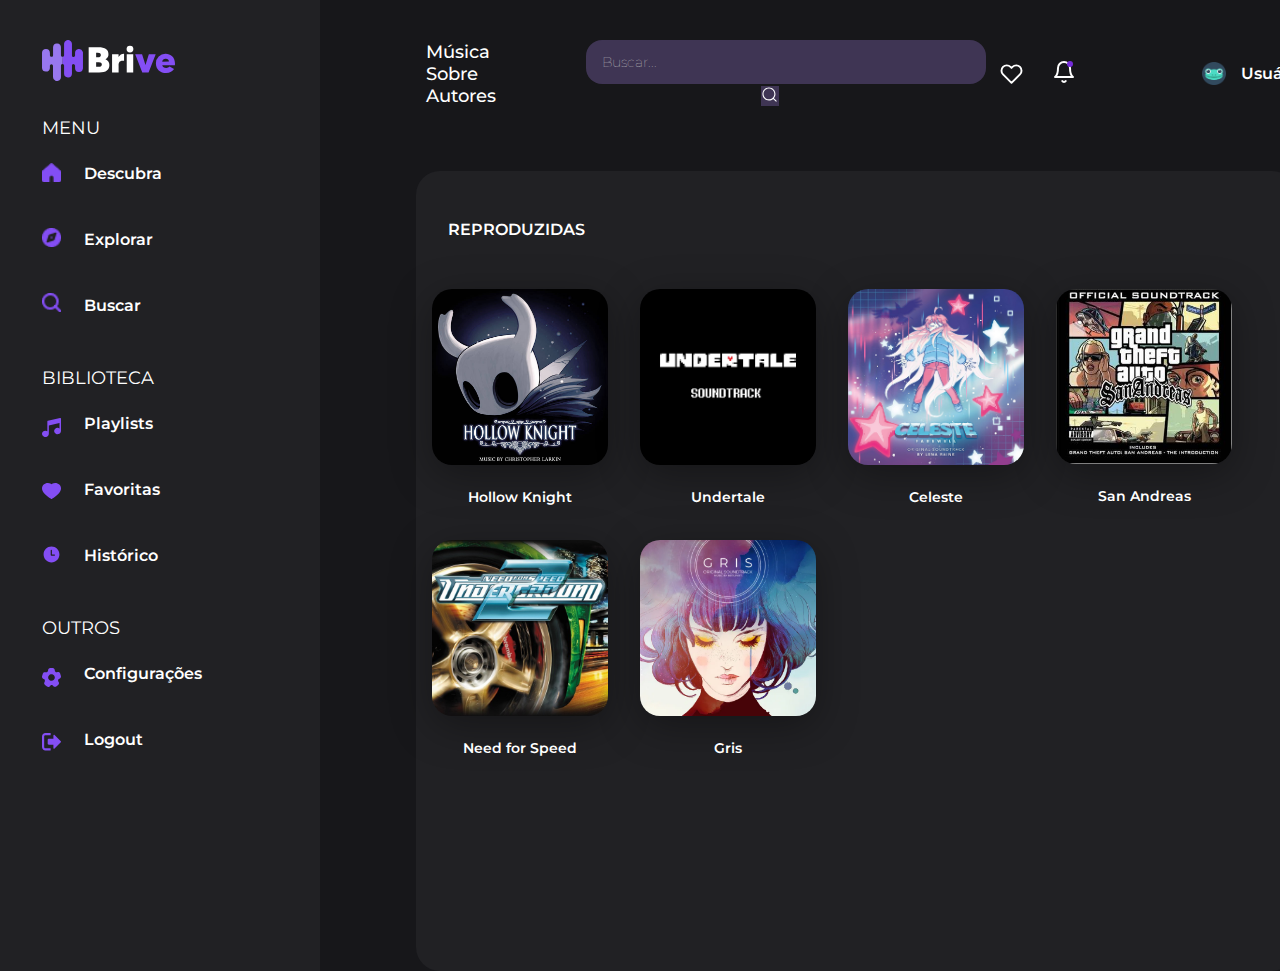
<file: src/assets/routes/historico.html>
<!DOCTYPE html>
<html lang="pt-BR">
<head>
    <meta charset="UTF-8">
    <meta http-equiv="X-UA-Compatible" content="IE=edge">
    <meta name="viewport" content="width=device-width, initial-scale=1.0">
    <meta name="description" content="O melhor site de streming de musica">
    <link rel="apple-touch-icon" sizes="180x180" href="/src/assets/img/login/icon/apple-touch-icon.png">
    <link rel="icon" type="image/png" sizes="32x32" href="/src/assets/img/login/icon/favicon-32x32.png">
    <link rel="icon" type="image/png" sizes="16x16" href="/src/assets/img/login/icon/favicon-16x16.png">
    <link rel="stylesheet" href="/src/assets/css/player/player.css">
    <link rel="stylesheet" href="/src/assets/css/home/nav.css">
    <link rel="stylesheet" href="../css/home/componentesDoMain.css">
    <link rel="stylesheet" href="../css/home/topBar.css">
    <link rel="stylesheet" href="../css/home/heart.css">
    <link rel="stylesheet" href="../css/historico/main.css">
    <link rel="preconnect" href="https://fonts.googleapis.com">
    <link rel="preconnect" href="https://fonts.gstatic.com" crossorigin>
    <link href="https://fonts.googleapis.com/css2?family=Montserrat&display=swap" rel="stylesheet">
    <link rel="stylesheet" href="../css/home/novidades.css">
    <link rel="preconnect" href="https://fonts.googleapis.com">
    <link rel="preconnect" href="https://fonts.gstatic.com" crossorigin>
    <link href="https://fonts.googleapis.com/css2?family=Montserrat&display=swap" rel="stylesheet">

    <title>Brive</title>
</head>
<body>
    <header>
        
        
        <section class="cabecalho">
          <div class="topBar-links">
            <a class="topBar-textoLink" href="">Música</a>
            <a class="topBar-textoLink" href="/src/assets/routes/sobre.html">Sobre</a>
            <a class="topBar-textoLink" href="">Autores</a>
          </div>
          <div class="search">
            <input type="text" class="search__input" placeholder="Buscar...">
            <button class="search__button">
                <svg class="search__icon" aria-hidden="true" viewBox="0 0 24 24">
                    <g>
                        <path d="M21.53 20.47l-3.66-3.66C19.195 15.24 20 13.214 20 11c0-4.97-4.03-9-9-9s-9 4.03-9 9 4.03 9 9 9c2.215 0 4.24-.804 5.808-2.13l3.66 3.66c.147.146.34.22.53.22s.385-.073.53-.22c.295-.293.295-.767.002-1.06zM3.5 11c0-4.135 3.365-7.5 7.5-7.5s7.5 3.365 7.5 7.5-3.365 7.5-7.5 7.5-7.5-3.365-7.5-7.5z"></path>
                    </g>
                </svg>
            </button>
        </div>
        <div class="icons">
          <div class="heart">
            <input class="intHeart" type="checkbox"  id="favorite" name="favorite-checkbox" value="favorite-button">
          <label for="favorite" class="lbHeart">
            <svg xmlns="http://www.w3.org/2000/svg" width="24" height="24" viewBox="0 0 24 24" fill="none" stroke="currentColor" stroke-width="2" stroke-linecap="round" stroke-linejoin="round" class="feather feather-heart"><path d="M20.84 4.61a5.5 5.5 0 0 0-7.78 0L12 5.67l-1.06-1.06a5.5 5.5 0 0 0-7.78 7.78l1.06 1.06L12 21.23l7.78-7.78 1.06-1.06a5.5 5.5 0 0 0 0-7.78z"></path></svg>
          </label>
          </div>
          <div class="cont-noti">
            <svg class="noti" width="20" height="22" viewBox="0 0 20 22" fill="none" xmlns="http://www.w3.org/2000/svg">
              <path d="M16 7C16 5.4087 15.3679 3.88258 14.2426 2.75736C13.1174 1.63214 11.5913 1 10 1C8.4087 1 6.88258 1.63214 5.75736 2.75736C4.63214 3.88258 4 5.4087 4 7C4 14 1 16 1 16H19C19 16 16 14 16 7Z" stroke="white" stroke-width="2" stroke-linecap="round" stroke-linejoin="round"/>
              <path d="M11.73 20C11.5542 20.3031 11.3019 20.5547 10.9982 20.7295C10.6946 20.9044 10.3504 20.9965 10 20.9965C9.64964 20.9965 9.30541 20.9044 9.00179 20.7295C8.69818 20.5547 8.44583 20.3031 8.27002 20" stroke="white" stroke-width="2" stroke-linecap="round" stroke-linejoin="round"/>
              <circle cx="16" cy="3" r="3" fill="#742BD9"/>
              </svg>
          </div>
        </div>
        
            <div class="user-cabecalho">
              <img class="cabecalho-icone" src="../img/home/ra 1.png" alt="">
              <p id="usuario" class="cabecalho-nick">Usuário</p>
            </div>
        </section>
        
        <section class="bar-principal">
          <div class="nav-direita-menu">
              <img class="nav-direita-logo" src="../img/home/logo brive.svg" alt="">
              <nav class="nav-direita-menuContainer">
                  <h3 class="nav-direita-menu-texto">Menu</h3>
                  
                  <div class="bar-principal-icons">
                    <img src="../img/home/home.png" alt="">
                    <img  src="../img/home/navegar.png" alt="">
                    <img src="../img/home/buscar.png" alt="">
                  </div>
                  <a class="nav-direita-menu-link" href="/src/assets/routes/home.html">Descubra</a>
                  <a class="nav-direita-menu-link" href="">Explorar</a>
                  <a class="nav-direita-menu-link" href="">Buscar</a>
              </nav>
          </div>
          <div class="nav-direita">
              <nav class="nav-direita-biblioteca">
                <div class="bar-principal-icons">
                  <img src="../img/home/playlist.svg" alt="">
                  <img src="../img/home/favoritos.svg" alt="">
                  <img src="../img/home/icons8-clock.svg" alt="">
                </div>
                  <h3 class="nav-direita-menu-texto">Biblioteca</h3>
                  <a class="nav-direita-menu-link" href="">Playlists</a>
                  <a class="nav-direita-menu-link" href="">Favoritas</a>
                  <a class="nav-direita-menu-link" href="/src/assets/routes/historico.html">Histórico</a>
              </nav>
          </div>
          <div class="nav-direita">
            
              <nav class="nav-direita-menu">
                 
              </nav>
          </div>
          <div class="nav-direita-outros">
              <nav class="nav-direita-outros">
                  <h3 class="nav-direita-menu-texto">Outros</h3>
                  <div class="bar-principal-icons">
                    <img src="../img/home/config.svg" alt="">
                    <img  src="../img/home/exit.svg" alt="">
                  </div>
                  <a class="nav-direita-menu-link" href="">Configurações</a>
                  <a class="nav-direita-menu-link" href="/index.html">Logout</a>
              </nav>
          </div>
      </section>
    </header>

    
    <main class="componentes_main">
            <section class="main-playlist">
            
            <p class="main-playlist-textPrincipal">Reproduzidas</p>
            <div class="main-album">
                <div class="main-album-msc">
                <img class="img-playlist" id="img-album" src="/src/assets/img/player/albumbg/hollowknight.jpg" alt="">
                <p class="nome-msc">Hollow Knight</p>
                </div>
                <div class="main-album-msc">
                <img class="img-playlist" id="img-album" src="/src/assets/img/player/albumbg/undertale.webp" alt="">
                <p class="nome-msc">Undertale</p>
                </div>
                <div class="main-album-msc">
                <img class="img-playlist" id="img-album" src="/src/assets/img/player/albumbg/celeste.jpg" alt="">
                <p class="nome-msc">Celeste</p>
                </div>
                <div class="main-album-msc">
                <img class="img-playlist" id="img-album" src="/src/assets/img/player/albumbg/GTA_San_Andreas_trilha_sonora.jpg" alt="">
                <p class="nome-msc">San Andreas</p>
                </div>
                <div class="main-album-msc">
                <img class="img-playlist" id="img-album" src="/src/assets/img/player/albumbg/NFS Underground 2.jpg" alt="">
                <p class="nome-msc">Need for Speed</p>
                </div>
                <div class="main-album-msc">
                <img class="img-playlist" id="img-album" src="/src/assets/img/player/albumbg/berlinist-gris-Cover-Art.webp" alt="">
                <p class="nome-msc">Gris</p>
                </div>
            </div>

            
            </section>
        <section class="main-player">
          <div class="container">
              <div class="player">
                <div class="contentWrapper">
                  <div class="musicSwitch">
                    <div class="button _prev" id="prev"></div>
                    <div class="button _next" id="next"></div>
                  </div>
                  <div id="jsAlbum">
                    <div class="album _play">
                      <div class="album__internal"></div>
                    </div>
                  </div>
                  <div class="musicInfo">
                    <h1 class="musicInfo__name"></h1>
                    <h2 class="musicInfo__author"></h2>
                  </div>
                  <div class="musicTime">
                    <p class="musicTime__current">00:00</p>
                    <p class="musicTime__last">05:01</p>
                  </div>
                  <div class="musicBar" id="progress">
                    <div class="musicBar__length" id="length">
                      <div class="button musicBar__circle">
                        <div class="musicBar__circlePoint"></div>
                      </div>
                    </div>
                  </div>
                  <div class="musicOrder">
                    <div class="musicOrder__loop _loop" id="loop"></div>
                    <div class="musicOrder__shuffle" id="shuffle"></div>
                  </div>
                  <div class="musicControl">
                    <div class="button musicControl__backward" id="backward"></div>
                    <div class="button musicControl__play _play" id="play"></div>
                    <div class="button musicControl__forward" id="forward"></div>
                  </div>
                </div>
              </div>
            </div>
    </main>
   
        
  </section>
    <script src="/src/assets/js/player.js"></script>
</body>
</html>
</file>
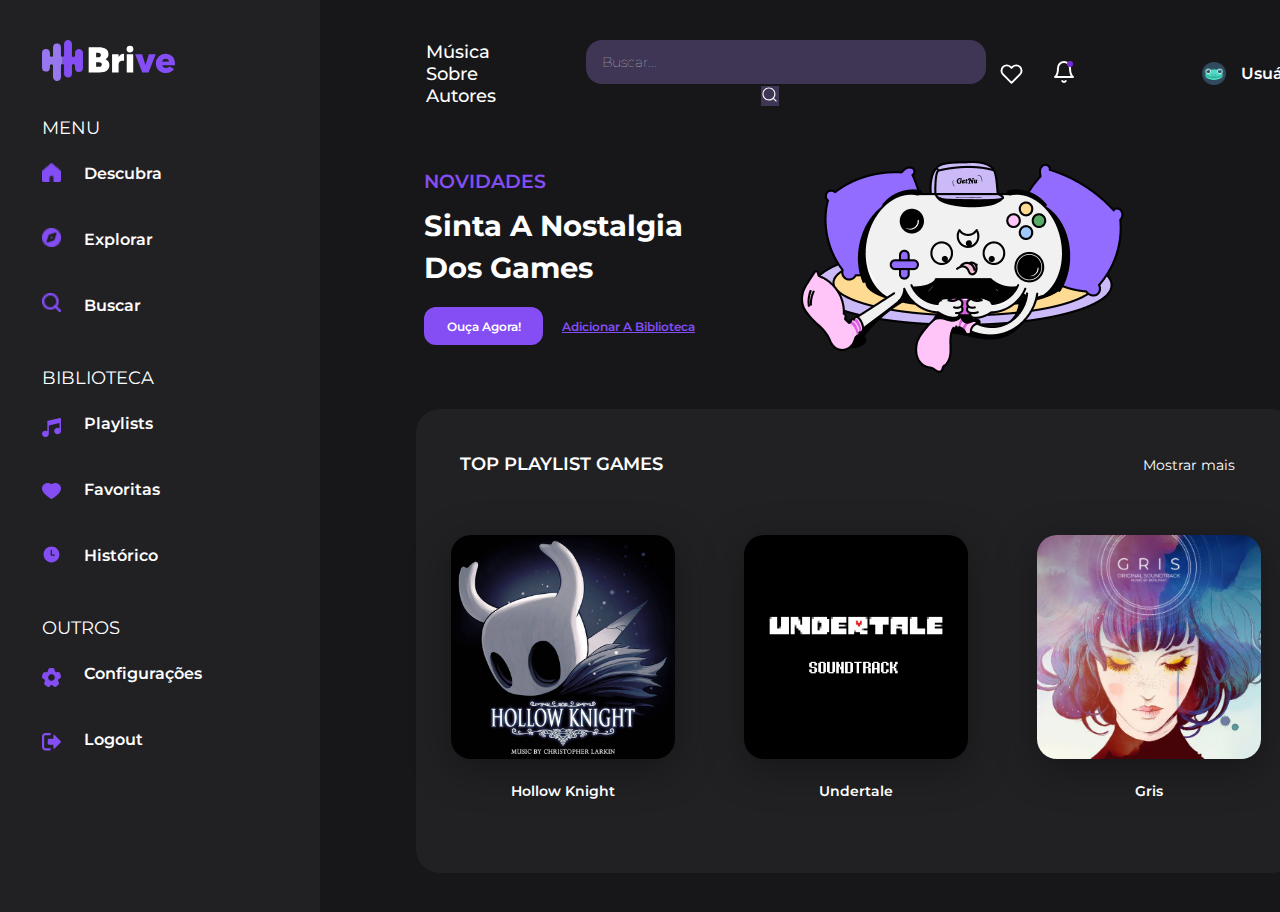
<file: src/assets/routes/home.html>
<!DOCTYPE html>
<html lang="pt-BR">
<head>
    <meta charset="UTF-8">
    <meta http-equiv="X-UA-Compatible" content="IE=edge">
    <meta name="viewport" content="width=device-width, initial-scale=1.0">
    <meta name="description" content="O melhor site de streming de musica">
    <link rel="apple-touch-icon" sizes="180x180" href="/src/assets/img/login/icon/apple-touch-icon.png">
    <link rel="icon" type="image/png" sizes="32x32" href="/src/assets/img/login/icon/favicon-32x32.png">
    <link rel="icon" type="image/png" sizes="16x16" href="/src/assets/img/login/icon/favicon-16x16.png">
    <link rel="stylesheet" href="/src/assets/css/player/player.css">
    <link rel="stylesheet" href="/src/assets/css/home/nav.css">
    <link rel="stylesheet" href="../css/home/componentesDoMain.css">
    <link rel="stylesheet" href="../css/home/topBar.css">
    <link rel="stylesheet" href="../css/home/heart.css">
    <link rel="stylesheet" href="../css/home/playlist.css">
    <link rel="preconnect" href="https://fonts.googleapis.com">
    <link rel="preconnect" href="https://fonts.gstatic.com" crossorigin>
    <link href="https://fonts.googleapis.com/css2?family=Montserrat&display=swap" rel="stylesheet">
    <link rel="stylesheet" href="../css/home/novidades.css">
    <link rel="preconnect" href="https://fonts.googleapis.com">
    <link rel="preconnect" href="https://fonts.gstatic.com" crossorigin>
    <link href="https://fonts.googleapis.com/css2?family=Montserrat&display=swap" rel="stylesheet">

    <title>Brive</title>
</head>
<body>
    <header>
        
        
        <section class="cabecalho">
          <div class="topBar-links">
            <a class="topBar-textoLink" href="">Música</a>
            <a class="topBar-textoLink" href="/src/assets/routes/sobre.html">Sobre</a>
            <a class="topBar-textoLink" href="">Autores</a>
          </div>
          <div class="search">
            <input type="text" class="search__input" placeholder="Buscar...">
            <button class="search__button">
                <svg class="search__icon" aria-hidden="true" viewBox="0 0 24 24">
                    <g>
                        <path d="M21.53 20.47l-3.66-3.66C19.195 15.24 20 13.214 20 11c0-4.97-4.03-9-9-9s-9 4.03-9 9 4.03 9 9 9c2.215 0 4.24-.804 5.808-2.13l3.66 3.66c.147.146.34.22.53.22s.385-.073.53-.22c.295-.293.295-.767.002-1.06zM3.5 11c0-4.135 3.365-7.5 7.5-7.5s7.5 3.365 7.5 7.5-3.365 7.5-7.5 7.5-7.5-3.365-7.5-7.5z"></path>
                    </g>
                </svg>
            </button>
        </div>
        <div class="icons">
          <div class="heart">
            <input class="intHeart" type="checkbox"  id="favorite" name="favorite-checkbox" value="favorite-button">
          <label for="favorite" class="lbHeart">
            <svg xmlns="http://www.w3.org/2000/svg" width="24" height="24" viewBox="0 0 24 24" fill="none" stroke="currentColor" stroke-width="2" stroke-linecap="round" stroke-linejoin="round" class="feather feather-heart"><path d="M20.84 4.61a5.5 5.5 0 0 0-7.78 0L12 5.67l-1.06-1.06a5.5 5.5 0 0 0-7.78 7.78l1.06 1.06L12 21.23l7.78-7.78 1.06-1.06a5.5 5.5 0 0 0 0-7.78z"></path></svg>
          </label>
          </div>
          <div class="cont-noti">
            <svg class="noti" width="20" height="22" viewBox="0 0 20 22" fill="none" xmlns="http://www.w3.org/2000/svg">
              <path d="M16 7C16 5.4087 15.3679 3.88258 14.2426 2.75736C13.1174 1.63214 11.5913 1 10 1C8.4087 1 6.88258 1.63214 5.75736 2.75736C4.63214 3.88258 4 5.4087 4 7C4 14 1 16 1 16H19C19 16 16 14 16 7Z" stroke="white" stroke-width="2" stroke-linecap="round" stroke-linejoin="round"/>
              <path d="M11.73 20C11.5542 20.3031 11.3019 20.5547 10.9982 20.7295C10.6946 20.9044 10.3504 20.9965 10 20.9965C9.64964 20.9965 9.30541 20.9044 9.00179 20.7295C8.69818 20.5547 8.44583 20.3031 8.27002 20" stroke="white" stroke-width="2" stroke-linecap="round" stroke-linejoin="round"/>
              <circle cx="16" cy="3" r="3" fill="#742BD9"/>
              </svg>
          </div>
        </div>
        
            <div class="user-cabecalho">
              <img class="cabecalho-icone" src="../img/home/ra 1.png" alt="">
              <p id="usuario" class="cabecalho-nick">Usuário</p>
            </div>
        </section>
        
        <section class="bar-principal">
          <div class="nav-direita-menu">
              <img class="nav-direita-logo" src="../img/home/logo brive.svg" alt="">
              <nav class="nav-direita-menuContainer">
                  <h3 class="nav-direita-menu-texto">Menu</h3>
                  
                  <div class="bar-principal-icons">
                    <img src="../img/home/home.png" alt="">
                    <img  src="../img/home/navegar.png" alt="">
                    <img src="../img/home/buscar.png" alt="">
                  </div>
                  
                  <a class="nav-direita-menu-link" href="">Descubra</a>
                  <a class="nav-direita-menu-link" href="">Explorar</a>
                  <a class="nav-direita-menu-link" href="">Buscar</a>
              </nav>
          </div>
          <div class="nav-direita">
              <nav class="nav-direita-biblioteca">
                <div class="bar-principal-icons">
                  <img src="../img/home/playlist.svg" alt="">
                  <img src="../img/home/favoritos.svg" alt="">
                  <img src="../img/home/icons8-clock.svg" alt="">
                </div>
                  <h3 class="nav-direita-menu-texto">Biblioteca</h3>
                  <a class="nav-direita-menu-link" href="">Playlists</a>
                  <a class="nav-direita-menu-link" href="">Favoritas</a>
                  <a class="nav-direita-menu-link" href="/src/assets/routes/historico.html">Histórico</a>
              </nav>
          </div>
          <div class="nav-direita">
            
              <nav class="nav-direita-menu">
                 
              </nav>
          </div>
          <div class="nav-direita-outros">
              <nav class="nav-direita-outros">
                  <h3 class="nav-direita-menu-texto">Outros</h3>
                  <div class="bar-principal-icons">
                    <img src="../img/home/config.svg" alt="">
                    <img  src="../img/home/exit.svg" alt="">
                  </div>
                  <a class="nav-direita-menu-link" href="">Configurações</a>
                  <a class="nav-direita-menu-link" href="/index.html">Logout</a>
              </nav>
          </div>
      </section>
    </header>

    
    <main class="componentes_main">
      
        <section class="main-novidades">
            <p class="main-novidades-textPrincipal">NOVIDADES</p>
            <h2 class="main-novidades-secundario">Sinta A Nostalgia</h2>
            <h2 class="main-novidades-secundario">Dos Games</h2>
            <img class="personagem-img" src="../img/home/Group.png" alt="">
            <img class="indicators" src="../img/home/indicators.png" alt="">
            <button class="main-novidades-btn" type="submit">Ouça Agora!</button>
            <a href="" class="main-novidades-texto">Adicionar a biblioteca</a>
        </section>
        
        <section class="main-playlist">
          <p class="main-playlist-textPrincipal">TOP PLAYLIST GAMES</p>
          <a href="" class="main-playlist-textSecundario">Mostrar mais</a>

          <div class="main-album">
            <div class="main-album-msc">
              <img class="img-playlist" id="img-album" src="/src/assets/img/player/albumbg/hollowknight.jpg" alt="">
              <p class="nome-msc">Hollow Knight</p>
            </div>
            <div class="main-album-msc">
              <img class="img-playlist" id="img-album" src="/src/assets/img/player/albumbg/undertale.webp" alt="">
              <p class="nome-msc">Undertale</p>
            </div>
            <div class="main-album-msc">
              <img class="img-playlist" id="img-album" src="/src/assets/img/player/albumbg/berlinist-gris-Cover-Art.webp" alt="">
              <p class="nome-msc">Gris</p>
            </div>
          </div>

          
        </section>
        <section class="main-player">
          <div class="container">
              <div class="player">
                <div class="contentWrapper">
                  <div class="musicSwitch">
                    <div class="button _prev" id="prev"></div>
                    <div class="button _next" id="next"></div>
                  </div>
                  <div id="jsAlbum">
                    <div class="album _play">
                      <div class="album__internal"></div>
                    </div>
                  </div>
                  <div class="musicInfo">
                    <h1 class="musicInfo__name"></h1>
                    <h2 class="musicInfo__author"></h2>
                  </div>
                  <div class="musicTime">
                    <p class="musicTime__current">00:00</p>
                    <p class="musicTime__last">05:01</p>
                  </div>
                  <div class="musicBar" id="progress">
                    <div class="musicBar__length" id="length">
                      <div class="button musicBar__circle">
                        <div class="musicBar__circlePoint"></div>
                      </div>
                    </div>
                  </div>
                  <div class="musicOrder">
                    <div class="musicOrder__loop _loop" id="loop"></div>
                    <div class="musicOrder__shuffle" id="shuffle"></div>
                  </div>
                  <div class="musicControl">
                    <div class="button musicControl__backward" id="backward"></div>
                    <div class="button musicControl__play _play" id="play"></div>
                    <div class="button musicControl__forward" id="forward"></div>
                  </div>
                </div>
              </div>
            </div>
    </main>
   
        
  </section>
    <script src="/src/assets/js/player.js"></script>
</body>
</html>
</file>
<file: src/assets/css/player/player.css>
* {
  padding: 0;
  margin: 0;
  outline: none;
  box-sizing: border-box;
  user-select: none;
  -webkit-tap-highlight-color: transparent;
}

::-webkit-scrollbar {
  width: 0;
}

/*____________________________________________________________
# Container
____________________________________________________________*/
.container {
  background-color: #212124;
  
}

/*____________________________________________________________
## Player
____________________________________________________________*/
.player {
  position: absolute;
  top: 32rem;
  left: 102rem;
  width: 400px;
  height: 800px;
  transform: translate(-50%, -50%);
  border-radius: 50px;
  background-color: #17171A;
  
  overflow: hidden;
}

.contentWrapper {
  position: absolute;
  top: 50%;
  left: 50%;
  width: 365px;
  height: 708px;
  transform: translate(-50%, -50%);
}

/*____________________________________________________________
### Music Switch
____________________________________________________________*/
.button {
  
  border-radius: 50%;
  
  position: relative;
  cursor: pointer;
}
.button:before {
  position: absolute;
  top: 50%;
  left: 50%;
  transform: translate(-50%, -50%);
  content: "";
  
  width: 85%;
  height: 85%;
  display: inline-block;
  border-radius: 50%;
  background-size: 50%;
  background-repeat: no-repeat;
}
.button:active:before {
  background-size: 49%;
  
}
/*____________________________________________________________
### Album
____________________________________________________________*/
.hollow .album:before {
  background-image: url(https://raw.githubusercontent.com/Xuan002/Brive-Streaming-Music/main/src/assets/img/player/albumbg/hollowknight.jpg);
}

.gris .album:before {
  background-image: url(https://raw.githubusercontent.com/Xuan002/Brive-Streaming-Music/main/src/assets/img/player/albumbg/berlinist-gris-Cover-Art.webp);
}

.royOrbison .album:before {
  background-image: url(https://rawcdn.githack.com/Kerthin/musicPlayer-templateSait/4df6444e97123a39d036f1f9b57973858f70bae5/docs/image/albumBg/royOrbison.jpg);
}

.frankSinatra .album:before {
  background-image: url(https://rawcdn.githack.com/Kerthin/musicPlayer-templateSait/4df6444e97123a39d036f1f9b57973858f70bae5/docs/image/albumBg/frankSinatra.jpg);
}

.jimCroce .album:before {
  background-image: url(https://rawcdn.githack.com/Kerthin/musicPlayer-templateSait/4df6444e97123a39d036f1f9b57973858f70bae5/docs/image/albumBg/jimCroce.jpg);
}

.lenaRaine2 .album:before {
  background-image: url(https://raw.githubusercontent.com/Xuan002/Brive-Streaming-Music/main/src/assets/img/player/albumbg/minecraft.webp);
}

.NFS .album:before {
  background-image: url(https://raw.githubusercontent.com/Xuan002/Brive-Streaming-Music/main/src/assets/img/player/albumbg/NFS%20Underground%202.jpg);
}

.michaelHunter .album:before {
  background-image: url(https://raw.githubusercontent.com/Xuan002/Brive-Streaming-Music/main/src/assets/img/player/albumbg/GTA_San_Andreas_trilha_sonora.jpg);
}

.lenaRaine .album:before {
  background-image: url(https://raw.githubusercontent.com/Xuan002/Brive-Streaming-Music/main/src/assets/img/player/albumbg/celeste.jpg);
}

.tobyFox .album:before {
  background-image: url(https://raw.githubusercontent.com/Xuan002/Brive-Streaming-Music/main/src/assets/img/player/albumbg/undertale.webp);
}

.album {
  position: absolute;
  top: 2rem;
  left: 11.7rem;
  transform: translateX(-50%);
  display: inline-block;
  width: 400px;
  height: 400px;
  border-radius: 18px;
  text-align: center;
}

.album:before {
  position: absolute;
  content: "";
  display: block;
  width: 85%;
  height: 85%;
  border-radius: inherit;
  left: 50%;
  top: 50%;
  transform: translateX(-50%) translateY(-50%);
  box-shadow: inset 4px 4px 6px -1px rgba(0, 0, 0, 0.3), inset -4px -4px 6px -1px rgba(0, 0, 0, 0.3);
  background-size: cover;
  background-color: transparent;
  animation: rotateAlbum 15s linear infinite paused;
}
/*album:after {
  position: absolute;
  content: "";
  display: block;
  width: 70%;
  height: 70%;
  border-radius: inherit;
  left: 50%;
  top: 50%;
  background-color: rgba(0, 0, 0, 0.025);
  border: 1px solid rgba(0, 0, 0, 0.01);
  transform: translateX(-50%) translateY(-50%);
  box-shadow: inset 4px 4px 6px -1px rgba(0, 0, 0, 0.3), inset -4px -4px 6px -1px rgba(0, 0, 0, 0.3);
}*/
.album__internal {
  position: relative;
  margin-top: 45px;
  display: inline-block;
  width: 210px;
  height: 210px;
  border-radius: 100%;
  text-align: center;
}
/*album__internal:before {
  position: absolute;
  content: "";
  display: block;
  width: 80%;
  height: 80%;
  border-radius: inherit;
  left: 50%;
  top: 50%;
  transform: translateX(-50%) translateY(-50%);
  box-shadow: inset 4px 4px 6px -1px rgba(0, 0, 0, 0.3), inset -4px -4px 6px -1px rgba(0, 0, 0, 0.3);
}*/

@keyframes rotateAlbum {
  0% {
    transform: translateX(-50%) translateY(-50%) rotate(0deg);
  }
  100% {
    transform: translateX(-50%) translateY(-50%) rotate(-360deg);
  }
}
/*____________________________________________________________
### Music Info
____________________________________________________________*/
.musicInfo {
  position: absolute;
  top: 451px;
  left: 50%;
  transform: translateX(-50%);
  width: 185px;
  height: 58px;
}
.musicInfo__name {
  font-family: 'Montserrat';
  font-weight: 700;
  font-size: 24px;
  line-height: 22px;
  font-style: normal;
  text-align: center;
  margin-bottom: 8px;
  color: #FFFFFF;
}
.musicInfo__author {
  font-family: 'Montserrat';
  font-style: normal;
  font-size: 15px;
  text-align: center;
  font-weight: 100;
  color: #aaa5a5;
}

/*____________________________________________________________
### Music Time
____________________________________________________________*/
.musicTime {
  position: absolute;
  top: 544px;
  left: 50%;
  transform: translateX(-50%);
  width: 340px;
  height: 15px;
}
.musicTime__current, .musicTime__last {
  font-family: sans-serif;
  font-size: 15px;
  text-align: center;
  font-weight: 100;
  color: #a3a496;
}
.musicTime__current {
  float: left;
}
.musicTime__last {
  float: right;
}

/*____________________________________________________________
### Music Bar
____________________________________________________________*/
.musicBar {
  position: absolute;
  top: 572px;
  left: 50%;
  transform: translateX(-50%);
  width: 340px;
  height: 7px;
  border-radius: 5px;
  background-color: #844EF4;
  cursor: pointer;
}
.musicBar__length {
  display: block;
  width: 0%;
  background-color: #844EF4;
  height: 100%;
  border-radius: 5px;
  transition: width linear 200ms;
}
.musicBar__circle {
  background-color: #eeeeee;
  margin-top: -10px;
  margin-right: -13px;
  width: 27px;
  height: 27px;
  display: block;
  float: right;
  border-radius: 50%;
}
.musicBar__circlePoint {
  position: absolute;
  top: 50%;
  left: 50%;
  transform: translate(-50%, -50%);
  width: 11px;
  height: 11px;
  border-radius: 50%;
  background-color: #844EF4;
}

/*____________________________________________________________
### Music Order
____________________________________________________________*/
.musicOrder {
  position: absolute;
  bottom: 22.5px;
  width: 100%;
  height: 22px;
}
.musicOrder__loop, .musicOrder__shuffle {
  background-size: contain;
  background-repeat: no-repeat;
  background-position: center;
  cursor: pointer;
}
.musicOrder__loop {
  float: left;
}
.musicOrder__shuffle {
  float: right;
}
.musicOrder__loop {
  width: 28.5px;
  height: 100%;
  background-image: url("https://rawcdn.githack.com/Kerthin/musicPlayer-templateSait/4df6444e97123a39d036f1f9b57973858f70bae5/docs/image/icon/loop.png");
}
.musicOrder__loop._repeat {
  background-image: url("https://rawcdn.githack.com/Kerthin/musicPlayer-templateSait/4df6444e97123a39d036f1f9b57973858f70bae5/docs/image/icon/repeat.png");
}
.musicOrder__loop._off {
  opacity: 0.5;
}
.musicOrder__shuffle {
  width: 28.5px;
  height: 100%;
  background-image: url("https://rawcdn.githack.com/Kerthin/musicPlayer-templateSait/4df6444e97123a39d036f1f9b57973858f70bae5/docs/image/icon/shuffle.png");
  opacity: 0.5;
}
.musicOrder__shuffle._shuffle {
  opacity: 1;
}

/*____________________________________________________________
### Music Control
____________________________________________________________*/
.musicControl {
  position: absolute;
  bottom: 0;
  left: 50%;
  transform: translateX(-50%);
  width: 255px;
  height: 67px;
}
.musicControl__play {
  background-color: #692edf;
  box-shadow: 6px 6px 10px -1px rgba(0, 0, 0, 0.2), -6px -6px 10px -1px rgba(255, 255, 255, 0.05);
}
.musicControl__play._pause:before, .musicControl__play._play:before {
  background-repeat: no-repeat;
  background-size: 35%;
}
.musicControl__play._pause:before {
  background-position: 18px center;
  background-image: url("https://rawcdn.githack.com/Kerthin/musicPlayer-templateSait/4df6444e97123a39d036f1f9b57973858f70bae5/docs/image/icon/pause.png");
}
.musicControl__play._play:before {
  background-position: 20px center;
  background-image: url("https://rawcdn.githack.com/Kerthin/musicPlayer-templateSait/4df6444e97123a39d036f1f9b57973858f70bae5/docs/image/icon/play.png");
}
.musicControl__play._play:active:before {
  background-size: 34%;
}
.musicControl__play:before {
  background-color: #844EF4;
  box-shadow: -1px -1px 2px 0.1px rgba(0, 0, 0, 0.2), 5px 5px 10px 0.1px rgba(0, 0, 0, 0.2);
}
.musicControl__play:active:before {
  box-shadow: inset 4px 4px 6px -1px rgba(0, 0, 0, 0.2), inset -4px -4px 6px -1px rgba(255, 255, 255, 0.2);
}
.musicControl__backward, .musicControl__play, .musicControl__forward {
  display: block;
  float: left;
}
.musicControl__backward, .musicControl__play {
  margin-right: 27px;
}
.musicControl__backward, .musicControl__play, .musicControl__forward {
  width: 67px;
  height: 67px;
}
.musicControl__backward:before {
  background-position: 12px center;
  background-image: url("https://rawcdn.githack.com/Kerthin/musicPlayer-templateSait/4df6444e97123a39d036f1f9b57973858f70bae5/docs/image/icon/backward.png");
}
.musicControl__forward:before {
  background-position: 16px center;
  background-image: url("https://rawcdn.githack.com/Kerthin/musicPlayer-templateSait/4df6444e97123a39d036f1f9b57973858f70bae5/docs/image/icon/forward.png");
}

/*____________________________________________________________
# @media
____________________________________________________________*/
/*____________________________________________________________
## @media 433px
____________________________________________________________*/
@media screen and (max-width: 433px) {
  .player {
    width: 414px;
    height: 736px;
  }

  .contentWrapper {
    width: 350px;
    height: 677px;
  }

  .musicSwitch {
    height: 42px;
    width: 325px;
  }
  .musicSwitch ._prev,
.musicSwitch ._next {
    width: 42px;
    height: 42px;
  }
  .musicSwitch ._prev:before {
    background-position: 7px center;
  }
  .musicSwitch ._next:before {
    background-position: 9px center;
  }

  .album {
    top: 82px;
    width: 287px;
    height: 287px;
  }
  .album__internal {
    margin-top: 43px;
    width: 201px;
    height: 201px;
  }

  .musicInfo {
    top: 431px;
    width: 177px;
    height: 55px;
  }
  .musicInfo__name {
    font-size: 28px;
    margin-bottom: 7px;
  }
  .musicInfo__author {
    font-size: 14px;
  }

  .musicTime {
    top: 520px;
    width: 325px;
    height: 14px;
  }
  .musicTime__current, .musicTime__last {
    font-size: 14px;
  }

  .musicBar {
    top: 547px;
    width: 325px;
    height: 7px;
  }
  .musicBar__length {
    transition: width linear 175ms;
  }
  .musicBar__circle {
    margin-top: -9.5px;
    margin-right: -12px;
    width: 26px;
    height: 26px;
  }
  .musicBar__circlePoint {
    width: 10.5px;
    height: 10.5px;
  }

  .musicOrder {
    bottom: 21.5px;
    height: 21px;
  }
  .musicOrder__loop, .musicOrder__shuffle {
    width: 27px;
  }

  .musicControl {
    width: 244px;
    height: 64px;
  }
  .musicControl__play._pause:before {
    background-position: 17px center;
  }
  .musicControl__play._play:before {
    background-position: 19px center;
  }
  .musicControl__backward, .musicControl__play {
    margin-right: 26px;
  }
  .musicControl__backward, .musicControl__play, .musicControl__forward {
    width: 64px;
    height: 64px;
  }
  .musicControl__backward:before {
    background-position: 11px center;
  }
  .musicControl__forward:before {
    background-position: 15px center;
  }

  .social {
    display: none;
  }
}
/*____________________________________________________________
## @media 414px
____________________________________________________________*/
@media screen and (max-width: 414px) {
  .container {
    background-image: none;
  }

  .player {
    border-radius: 0;
    box-shadow: none;
  }
}
/*____________________________________________________________
## @media 375px
____________________________________________________________*/
@media screen and (max-width: 375px) {
  .player {
    width: 375px;
    height: 667px;
  }

  .contentWrapper {
    width: 316px;
    height: 613px;
  }

  .musicSwitch {
    height: 38px;
    width: 294px;
  }
  .musicSwitch ._prev,
.musicSwitch ._next {
    width: 38px;
    height: 38px;
  }
  .musicSwitch ._prev:before {
    background-position: 7px center;
  }
  .musicSwitch ._next:before {
    background-position: 8.6px center;
  }

  .album {
    top: 74.5px;
    width: 260px;
    height: 260px;
  }
  .album__internal {
    margin-top: 39px;
    width: 182px;
    height: 182px;
  }

  .musicInfo {
    top: 390px;
    width: 160px;
    height: 50px;
  }
  .musicInfo__name {
    font-size: 26px;
    margin-bottom: 7px;
  }
  .musicInfo__author {
    font-size: 13px;
  }

  .musicTime {
    top: 471px;
    width: 294px;
    height: 13px;
  }
  .musicTime__current, .musicTime__last {
    font-size: 13px;
  }

  .musicBar {
    top: 497px;
    width: 294px;
    height: 6px;
  }
  .musicBar__circle {
    margin-top: -8.6px;
    margin-right: -11px;
    width: 23px;
    height: 23px;
  }
  .musicBar__circlePoint {
    width: 9.5px;
    height: 9.5px;
  }

  .musicOrder {
    bottom: 19.5px;
    height: 19px;
  }
  .musicOrder__loop, .musicOrder__shuffle {
    width: 25px;
  }

  .musicControl {
    width: 221px;
    height: 58px;
  }
  .musicControl__play._pause:before {
    background-position: 15.5px center;
  }
  .musicControl__play._play:before {
    background-position: 17px center;
  }
  .musicControl__backward, .musicControl__play {
    margin-right: 23.4px;
  }
  .musicControl__backward, .musicControl__play, .musicControl__forward {
    width: 58px;
    height: 58px;
  }
  .musicControl__backward:before {
    background-position: 10px center;
  }
  .musicControl__forward:before {
    background-position: 14px center;
  }
}
/*____________________________________________________________
## @media 320px
____________________________________________________________*/
@media screen and (max-width: 320px) {
  .player {
    width: 320px;
    height: 568px;
  }

  .contentWrapper {
    width: 270px;
    height: 523px;
  }

  .musicSwitch {
    height: 32.5px;
    width: 251px;
  }
  .musicSwitch ._prev,
.musicSwitch ._next {
    width: 32.5px;
    height: 32.5px;
  }
  .musicSwitch ._prev:before {
    background-position: 6px center;
  }
  .musicSwitch ._next:before {
    background-position: 7.4px center;
  }

  .album {
    top: 63.6px;
    width: 222px;
    height: 222px;
  }
  .album__internal {
    margin-top: 33.3px;
    width: 155px;
    height: 155px;
  }

  .musicInfo {
    top: 333px;
    width: 136.7px;
    height: 43px;
  }
  .musicInfo__name {
    font-size: 22px;
    margin-bottom: 6px;
  }
  .musicInfo__author {
    font-size: 11px;
  }

  .musicTime {
    top: 402px;
    width: 251px;
    height: 11px;
  }
  .musicTime__current, .musicTime__last {
    font-size: 11px;
  }

  .musicBar {
    top: 423px;
    width: 251px;
    height: 5px;
  }
  .musicBar__circle {
    margin-top: -7.4px;
    margin-right: -9.6px;
    width: 20px;
    height: 20px;
  }
  .musicBar__circlePoint {
    width: 8px;
    height: 8px;
  }

  .musicOrder {
    bottom: 16.8px;
    height: 16.3px;
  }
  .musicOrder__loop, .musicOrder__shuffle {
    width: 20.5px;
  }

  .musicControl {
    width: 188.5px;
    height: 49.5px;
  }
  .musicControl__play._pause:before {
    background-position: 13.3px center;
  }
  .musicControl__play._play:before {
    background-position: 14.8px center;
  }
  .musicControl__backward, .musicControl__play {
    margin-right: 20px;
  }
  .musicControl__backward, .musicControl__play, .musicControl__forward {
    width: 49.5px;
    height: 49.5px;
  }
  .musicControl__backward:before {
    background-position: 8.9px center;
  }
  .musicControl__forward:before {
    background-position: 11.8px center;
  }
}
/*____________________________________________________________
## @media Height 850px
____________________________________________________________*/
@media screen and (min-width: 433px) and (max-height: 850px) {
  .player {
    transform: translate(-50%, -50%) scale(0.8);
  }
}
/*____________________________________________________________
## @media Height 690px
____________________________________________________________*/
@media screen and (min-width: 433px) and (max-height: 690px) {
  .player {
    transform: translate(-50%, -50%) scale(0.6);
  }
}
/*____________________________________________________________
## @media Height 530px
____________________________________________________________*/
@media screen and (min-width: 433px) and (max-height: 530px) {
  .player {
    transform: translate(-50%, -50%) scale(0.4);
  }
}
/*____________________________________________________________
## @media Height 360px
____________________________________________________________*/
@media screen and (min-width: 433px) and (max-height: 360px) {
  .player {
    transform: translate(-50%, -50%) scale(0.35);
  }
}
/*____________________________________________________________
## @media Height 300px
____________________________________________________________*/
@media screen and (min-width: 433px) and (max-height: 300px) {
  .player {
    transform: translate(-50%, -50%) scale(0.25);
  }
}
/*____________________________________________________________
## @media Height 230px
____________________________________________________________*/
@media screen and (min-width: 433px) and (max-height: 230px) {
  .player {
    transform: translate(-50%, -50%) scale(0.15);
  }
}
/*____________________________________________________________
# Social links
____________________________________________________________*/
</file>
<file: src/assets/css/home/nav.css>
body{
    background-color: #17171A;
}
.bar-principal{
    position: fixed;
    top: 0px;
    
    background-color: #212124;
    width: 20rem;
    height: 100rem;
    
}

.nav-direita-logo{
    width: 133px;
    margin-top: 2.5em;
    margin-left: 42px;
    
}

.nav-direita-menuContainer{
    margin-top: 2em;
}

.nav-direita-menu-texto{
    color:#FFFFFF;
    width: 59px;
    height: 22px;
    margin-left: 42px;
    margin-top: 30px;

    font-family: 'Montserrat';
    font-style: normal;
    font-weight: 400;
    font-size: 18px;
    line-height: 22px;

    text-transform: uppercase;
}

.nav-direita-menu-link{
    text-decoration: none;
    color:#FFFFFF;
    display: flex;
    flex-direction: column;

    padding: 20px;
    padding-left: 84px;
    padding-top: 1.5em;

    font-family: 'Montserrat';
    font-style: normal;
    font-weight: 600;
    font-size: 16px;
    line-height: 22px;
}

.nav-direita-menu-link:hover{
    border-right: solid 4px #844EF4;
    background: #3F3554;
    transition:all 0.3s;
}

.icon{
    display: inline-block;

    width: 16px;
    height: 16px;
    

    margin-left: 82px;
}

.bar-principal-icons{
    display: flex;  
    position: absolute;
    top: 158px;
    left: 42px;
    width: 19px;
    gap: 46px;
    padding-top: 0.3em;
    flex-direction: column;
    
}


.nav-direita-biblioteca{
    position: relative;
}
.nav-direita-biblioteca .bar-principal-icons{
    top: 46px;
}

.nav-direita-outros{
    position: relative;
}
.nav-direita-outros .bar-principal-icons{
    top: 46px;
}
</file>
<file: src/assets/css/home/componentesDoMain.css>
*{
    margin: 0;
    padding: 0;
}

body {
    box-sizing: border-box;
}
.componentes_main {
    display: flex;
    flex-direction: column;

}

.main-novidades{
    
    justify-content: center;
    align-items: center;
    margin-top: 5%;
    margin-left: 22.8%;

    background: #17171A;
    border-radius: 24px;
}

.main-playlist{
    margin-top: 5%;
    margin-left: 1em;
    width: 50vw;
    background: #212124;
    border-radius: 24px;
}
</file>
<file: src/assets/css/home/topBar.css>
.cabecalho{
  display: flex;
  flex-direction: row;
  align-items: center;
  justify-content: space-between;
  padding-top: 2.5em;
  margin: 0px 8rem 0px 26rem;
  
  
    
}

.topBar-textoLink{
  position:relative;
  text-decoration: none;
  padding: 10px;
  color: #FFFFFF;
  font-family: 'Montserrat';
  font-style: normal;
  font-weight: 500;
  font-size: 18px;
}

.topBar-textoLink:hover{
  text-decoration-line: underline;
  content: "";
  color: #742BD9;
  transition: all 0.3s;
}

.search {
    margin-left: 5rem;
    align-items: center;
    justify-content: space-between;
    text-align: center;
    
  }
  
  .search__input {
    font-family: 'Montserrat';
    font-style: normal;
    font-weight: 400;
    font-size: 14px;
    line-height: 22px;
    background-color: #3F3554;
    border: none;
    color: #FFFFFF;
    padding: 0.7rem 1rem;
    border-radius: 16px;
    width: 400px;
    transition: all ease-in-out .5s;
    margin-right: -2rem;
  }
  
  .search__input:hover, .search__input:focus {
    box-shadow: 0 0 1em #00000013;
  }
  
  .search__input:focus {
    outline: none;
    background-color: #742BD9;
  }
  
  .search__input::-webkit-input-placeholder {
    font-weight: 100;
    color: #ccc;
  }
  
  .search__input:focus + .search__button {
    background-color: #742BD9;
  }
  
  .search__button {
    border: none;
    background-color: #3F3554;
    margin-top: .1em;
  }
  
  .search__button:hover {
    cursor: pointer;
  }
  
  .search__icon {
    height: 1.3em;
    width: 1.3em;
    fill: #FFFFFF;
  }

  .icons{
    padding-left: 1rem;
    padding-right: 2rem;
    display: flex;
    align-items: center;
    
  }

  .cont-noti{
    padding-left: 1rem;
  }


  .user-cabecalho{
    padding-left: 6rem;
    display: flex;
    align-items: center;
    flex-direction: row;
  }
  .cabecalho-icone{
    width: 30%;
    
  }
  .cabecalho-nick{
    margin-left: 15px;
    color: white;
    font-family: 'Montserrat';
    font-style: normal;
    font-weight: 600;
    font-size: 16px;
    line-height: 20px;
  }
</file>
<file: src/assets/css/home/heart.css>
/* From uiverse.io by @barisdogansutcu */
.heart{
    margin-left: 20px;
    width: 48px;
}

.lbHeart {
    display: flex;
    align-items: center;
    gap: 14px;
    padding: 10px 15px 10px 10px;
    cursor: pointer;
    user-select: none;
    border-radius: 10px;
    color: white;
   }
   
   .intHeart {
    display: none;
   }
   
   .intHeart:checked + .lbHeart svg {
    fill: hsl(260, 88%, 63%);
    stroke: hsl(260, 88%, 63%);
    animation: heartButton 1s;
   }
   
   @keyframes heartButton {
    0% {
     transform: scale(1);
    }
   
    25% {
     transform: scale(1.3);
    }
   
    50% {
     transform: scale(1);
    }
   
    75% {
     transform: scale(1.3);
    }
   
    100% {
     transform: scale(1);
    }
   }
</file>
<file: src/assets/css/historico/main.css>
.main-playlist{
    width: 55rem;
    margin-left: 26rem;
    height: 50rem;
}

.main-playlist-textPrincipal{
    padding-top: 3em;
    padding-bottom: 3em;
    padding-left: 2em;
    font-family: 'Montserrat';
    font-style: normal;
    font-weight: 600;
    font-size: 16px;
    line-height: 22px;
    
    text-transform: uppercase;
    display: inline-block;
    color: #FFFFFF;
}

.main-playlist-textSecundario{
    text-decoration: none;
    margin-left: 27rem;
    

    font-family: 'Montserrat';
    font-style: normal;
    font-weight: 400;
    font-size: 14px;
    line-height: 22px;
    /* or 157% */

    text-align: right;

    color: #FFFFFF;
}

.main-album{
    display: flex;
    flex-wrap: wrap;
    justify-content: flex-start;
    margin-left: 1em;
    gap: 2em;
}

.main-album-msc{
    display: flex;
    flex-direction: column;
    align-items: center;
}

.img-playlist{
    width: 11rem;
    border-radius: 20px; 
    box-shadow: 0px 10px 40px #00000056;
}


.nome-msc{
    margin-top: 1.5em;
    font-family: 'Montserrat';
    font-style: normal;
    font-weight: 600;
    font-size: 14px;
    line-height: 22px;
    /* or 157% */
    color: #FFFFFF;
}

@media only screen and (max-width: 1900px){
    .texto-historico{
        text-align: center;
        margin-top: 2em;
        margin-right: 60rem;

    }
}
</file>
<file: src/assets/css/home/novidades.css>
.main-novidades{
    margin-left: 26.5rem;
}

.main-novidades-textPrincipal{
    font-family: 'Montserrat';
    font-style: normal;
    font-weight: 600;
    font-size: 19px;
    line-height: 22px;
    text-transform: uppercase;
    color: #844EF4;
    
    margin-bottom: 12px;
}


.main-novidades-secundario{
    width: 100vw;
    font-family: 'Montserrat';
    font-style: normal;
    font-weight: 700;
    font-size: 29px;
    line-height: 42px;

    text-transform: capitalize;
    color: #FFFFFF;
}

.main-novidades-btn{
    width: 119px;
    height: 38px;
    background: #844EF4;
    border: none;
    border-radius: 12px;
    font-family: 'Montserrat';
    font-style: normal;
    font-weight: 600;
    font-size: 12px;
    line-height: 15px;
    margin-top: 18px;
    

    text-transform: capitalize;

    color: #FFFFFF;
}
.main-novidades-btn:hover{
    cursor: pointer;
    background-color: #230d4e;
    transition: 1.5s;
}
   

.main-novidades-texto{
    margin-left: 15px;
    font-family: 'Montserrat';
    font-style: normal;
    font-weight: 600;
    font-size: 12px;
    line-height: 15px;
    

    text-decoration-line: underline;
    text-transform: capitalize;

    color: #844EF4;
}

.personagem-img{
    position: absolute;
    top: 10rem;
    left: 50rem;
}

.indicators{
    position: absolute;
    top: 12rem;
    left: 80rem;
    
}
</file>
<file: src/assets/css/home/playlist.css>
.main-playlist{
    width: 55rem;
    margin-left: 26rem;
    height: 29rem;
}

.main-playlist-textPrincipal{
    padding: 5%;
    font-family: 'Montserrat';
    font-style: normal;
    font-weight: 600;
    font-size: 18px;
    line-height: 22px;
    
    text-transform: uppercase;
    display: inline-block;
    color: #FFFFFF;
}

.main-playlist-textSecundario{
    text-decoration: none;
    margin-left: 27rem;
    

    font-family: 'Montserrat';
    font-style: normal;
    font-weight: 400;
    font-size: 14px;
    line-height: 22px;
    /* or 157% */

    text-align: right;

    color: #FFFFFF;
}

.main-album{
    display: flex;
    justify-content: space-around;
    margin-top: 1em;
}

.main-album-msc{
    display: flex;
    flex-direction: column;
    align-items: center;
}

.img-playlist{
    box-shadow: 0px 10px 40px #00000056;
    width: 14em;
    border-radius: 20px; 
}


.nome-msc{
    margin-top: 1.5em;
    font-family: 'Montserrat';
    font-style: normal;
    font-weight: 600;
    font-size: 14px;
    line-height: 22px;
    /* or 157% */
    color: #FFFFFF;
}
</file>
